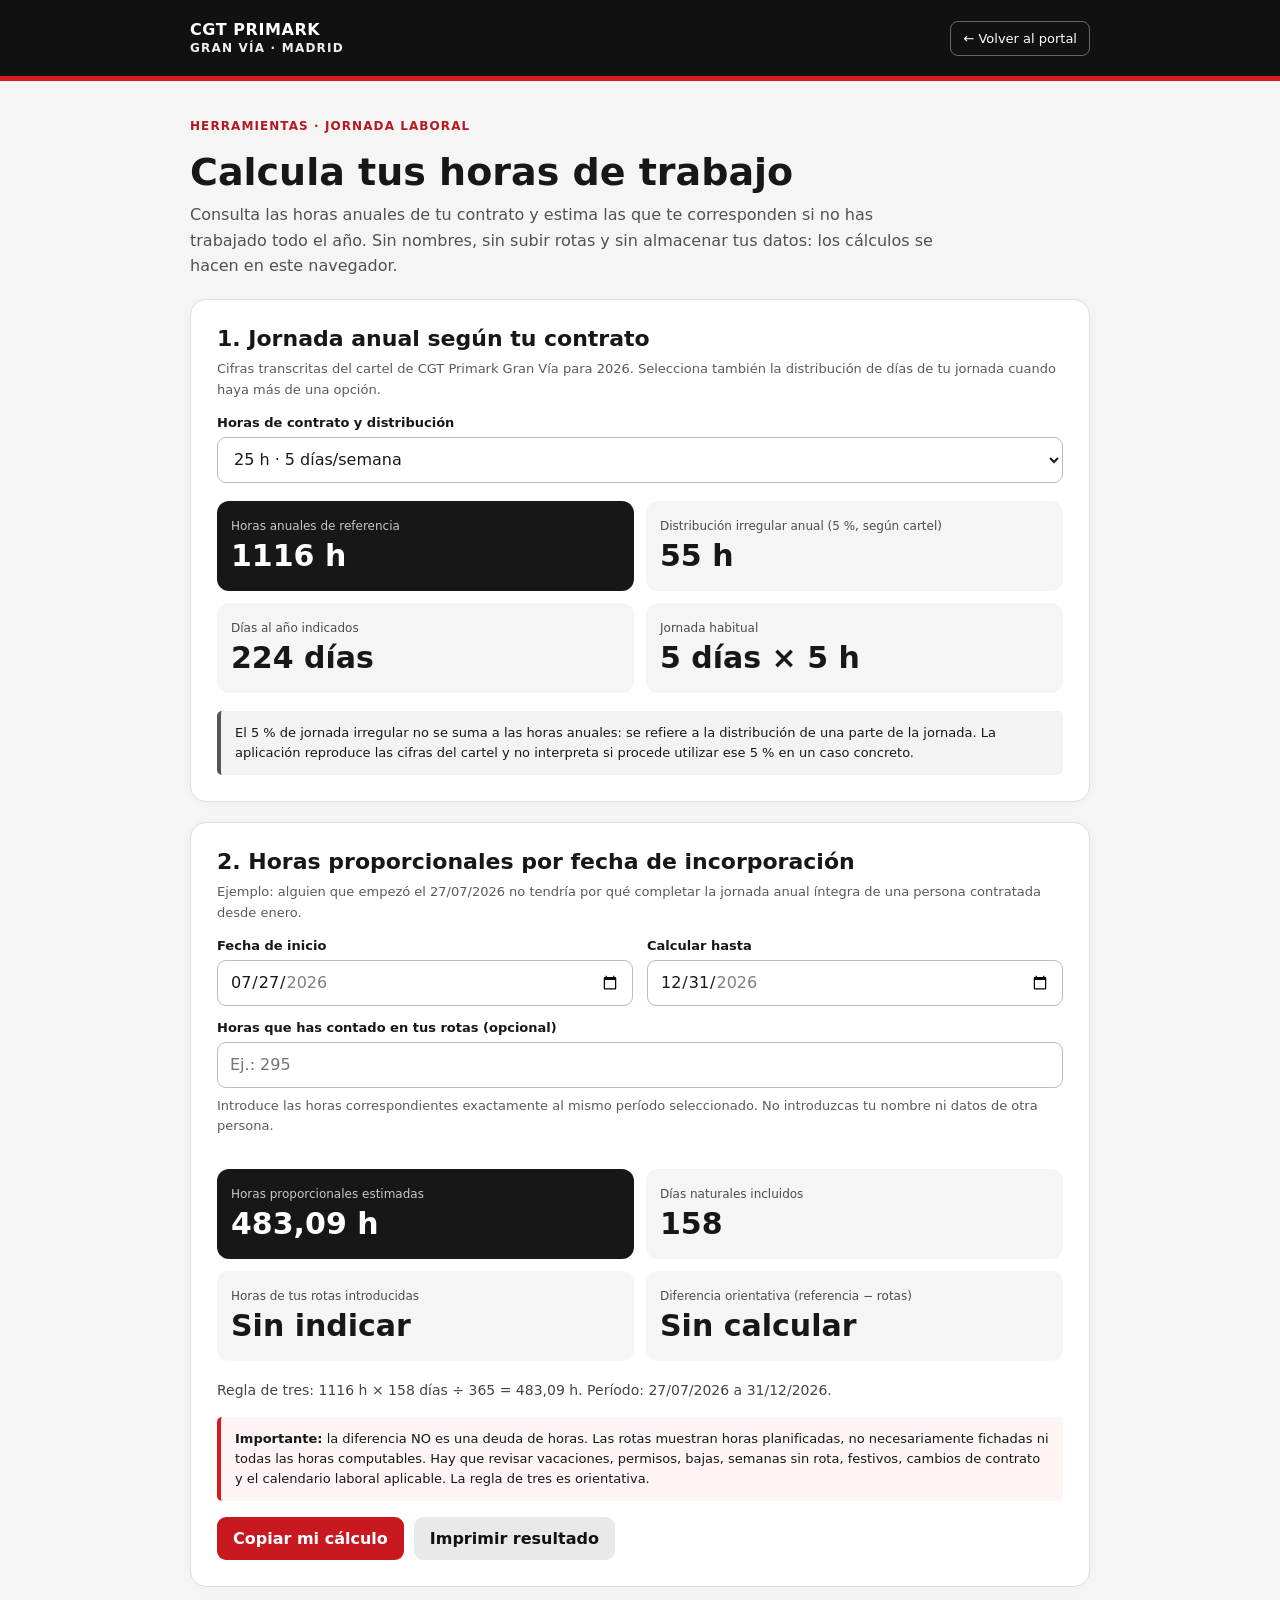
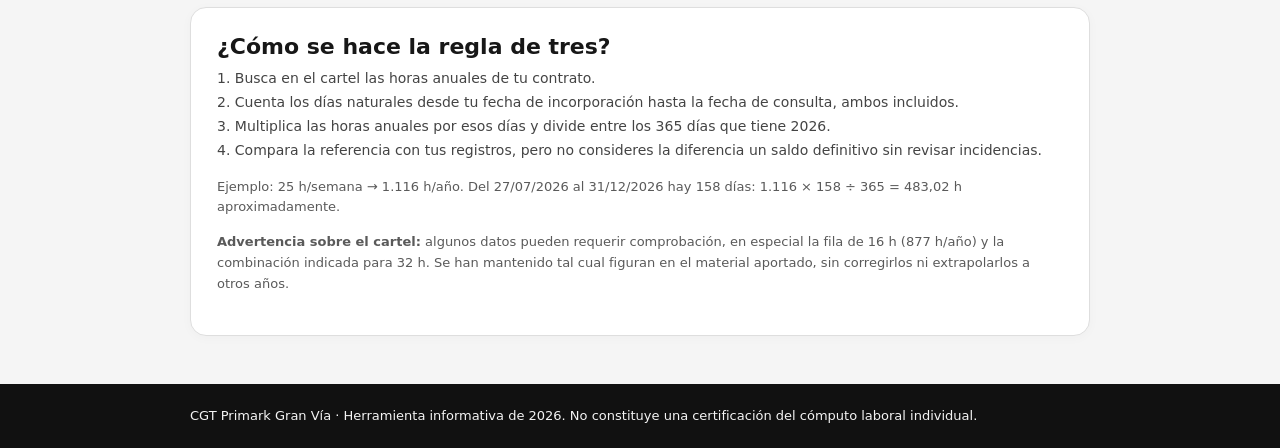
<file: calculadora-jornada.html>
<!doctype html>
<html lang="es">
<head>
<meta charset="utf-8"><meta name="viewport" content="width=device-width, initial-scale=1">
<meta name="theme-color" content="#111111"><title>Horas anuales y proporcionales | CGT Primark Gran Vía</title>
<style>
:root{font-family:system-ui,-apple-system,"Segoe UI",Roboto,sans-serif;color:#171717;background:#f5f5f5;font-synthesis:none}
*{box-sizing:border-box}body{margin:0}a{color:inherit}.wrap{width:min(900px,calc(100% - 32px));margin:auto}
header{background:#111;color:#fff;border-bottom:5px solid #d71920}.head{display:flex;justify-content:space-between;align-items:center;padding:20px 0;gap:12px;flex-wrap:wrap}
.brand{font-weight:900;letter-spacing:.035em;line-height:1.3}.brand small{display:block;font-size:12px;letter-spacing:.10em;color:#eee;font-weight:600}.back{font-size:13px;color:white;text-decoration:none;border:1px solid #666;padding:9px 12px;border-radius:8px}
main{padding:28px 0 48px}h1{font-size:clamp(26px,5vw,38px);line-height:1.15;margin:8px 0}h2{font-size:22px;margin:0 0 8px}p{line-height:1.6;margin:8px 0 14px}.intro{color:#515151;max-width:750px}.eyebrow{font-size:12px;font-weight:800;color:#b81920;letter-spacing:.09em;text-transform:uppercase}
.panel{background:white;border:1px solid #dedede;border-radius:16px;padding:clamp(16px,3vw,26px);margin-top:20px;box-shadow:0 2px 12px #00000007}
.grid{display:grid;grid-template-columns:repeat(2,minmax(0,1fr));gap:14px}.field{min-width:0}.field.full{grid-column:1/-1}
label{display:block;font-weight:750;font-size:13px;margin:0 0 7px}select,input{display:block;width:100%;min-width:0;height:46px;padding:10px 12px;border:1px solid #bcbcbc;border-radius:9px;background:#fff;color:#191919;font:inherit;font-size:16px}
input:focus,select:focus{outline:3px solid #f9c7c8;outline-offset:1px;border-color:#ba1921}
.note{font-size:13px;color:#5a5a5a}.results{display:grid;grid-template-columns:repeat(2,minmax(0,1fr));gap:12px;margin:18px 0}
.metric{padding:18px 14px;background:#f5f5f5;border-radius:12px;min-width:0}.metric.feature{background:#171717;color:#fff}
.metric span{display:block;font-size:12px;margin-bottom:5px;color:inherit;opacity:.76}.metric strong{font-size:clamp(23px,5vw,30px);font-variant-numeric:tabular-nums;word-break:break-word}.metric small{display:block;font-size:12px;margin-top:4px}
.alert{border-left:4px solid #d71920;background:#fff4f4;border-radius:5px;padding:12px 14px;font-size:13px;line-height:1.55}
.ok{border-left-color:#555;background:#f3f3f3}.steps{font-size:14px;line-height:1.7;color:#444}
.btn{border:0;background:#c81920;color:#fff;border-radius:9px;padding:12px 16px;font:inherit;font-weight:750;cursor:pointer}
.btn:focus-visible{outline:3px solid #111;outline-offset:3px}.btn:hover{background:#a61219}
.actions{display:flex;flex-wrap:wrap;gap:10px;margin-top:16px}.subtle{background:#e9e9e9;color:#111}.subtle:hover{background:#d7d7d7}
footer{background:#111;color:#f4f4f4;font-size:13px;padding:22px 0}footer p{margin:0}
@media(max-width:520px){.grid,.results{grid-template-columns:1fr}.metric strong{font-size:27px}.head{align-items:flex-start}main{padding-top:22px}}
@media print{header,footer,.actions{display:none}body{background:white}.panel{box-shadow:none;break-inside:avoid}main{padding:0}.wrap{width:100%}}
</style>
</head>
<body>
<header><div class="wrap head"><div class="brand">CGT PRIMARK <small>GRAN VÍA · MADRID</small></div><a class="back" href="./index.html">← Volver al portal</a></div></header>
<main class="wrap">
<p class="eyebrow">Herramientas · Jornada laboral</p><h1>Calcula tus horas de trabajo</h1>
<p class="intro">Consulta las horas anuales de tu contrato y estima las que te corresponden si no has trabajado todo el año. Sin nombres, sin subir rotas y sin almacenar tus datos: los cálculos se hacen en este navegador.</p>
<section class="panel" aria-labelledby="title1"><h2 id="title1">1. Jornada anual según tu contrato</h2>
<p class="note">Cifras transcritas del cartel de CGT Primark Gran Vía para 2026. Selecciona también la distribución de días de tu jornada cuando haya más de una opción.</p>
<div class="grid"><div class="field full"><label for="contract">Horas de contrato y distribución</label><select id="contract"></select></div></div>
<div class="results" aria-live="polite">
<div class="metric feature"><span>Horas anuales de referencia</span><strong id="annual">—</strong></div>
<div class="metric"><span>Distribución irregular anual (5 %, según cartel)</span><strong id="irregular">—</strong></div>
<div class="metric"><span>Días al año indicados</span><strong id="daysYear">—</strong></div>
<div class="metric"><span>Jornada habitual</span><strong id="pattern">—</strong></div>
</div>
<div class="alert ok">El 5 % de jornada irregular no se suma a las horas anuales: se refiere a la distribución de una parte de la jornada. La aplicación reproduce las cifras del cartel y no interpreta si procede utilizar ese 5 % en un caso concreto.</div>
</section>
<section class="panel" aria-labelledby="title2"><h2 id="title2">2. Horas proporcionales por fecha de incorporación</h2>
<p class="note">Ejemplo: alguien que empezó el 27/07/2026 no tendría por qué completar la jornada anual íntegra de una persona contratada desde enero.</p>
<div class="grid">
<div class="field"><label for="start">Fecha de inicio</label><input type="date" id="start" min="2026-01-01" max="2026-12-31" value="2026-07-27"></div>
<div class="field"><label for="end">Calcular hasta</label><input type="date" id="end" min="2026-01-01" max="2026-12-31" value="2026-12-31"></div>
<div class="field full"><label for="logged">Horas que has contado en tus rotas (opcional)</label><input id="logged" type="number" min="0" max="3000" step="0.01" inputmode="decimal" placeholder="Ej.: 295"><p class="note">Introduce las horas correspondientes exactamente al mismo período seleccionado. No introduzcas tu nombre ni datos de otra persona.</p></div>
</div>
<div id="validation" role="alert" class="alert" hidden></div>
<div class="results" id="proportionalResults" aria-live="polite">
<div class="metric feature"><span>Horas proporcionales estimadas</span><strong id="proportional">—</strong></div>
<div class="metric"><span>Días naturales incluidos</span><strong id="periodDays">—</strong></div>
<div class="metric"><span>Horas de tus rotas introducidas</span><strong id="shownLogged">—</strong></div>
<div class="metric"><span>Diferencia orientativa (referencia − rotas)</span><strong id="difference">—</strong></div>
</div>
<p id="method" class="steps" aria-live="polite"></p>
<div class="alert"><strong>Importante:</strong> la diferencia NO es una deuda de horas. Las rotas muestran horas planificadas, no necesariamente fichadas ni todas las horas computables. Hay que revisar vacaciones, permisos, bajas, semanas sin rota, festivos, cambios de contrato y el calendario laboral aplicable. La regla de tres es orientativa.</div>
<div class="actions"><button id="copy" type="button" class="btn">Copiar mi cálculo</button><button id="print" type="button" class="btn subtle">Imprimir resultado</button></div>
</section>
<section class="panel"><h2>¿Cómo se hace la regla de tres?</h2><p class="steps">1. Busca en el cartel las horas anuales de tu contrato.<br>2. Cuenta los días naturales desde tu fecha de incorporación hasta la fecha de consulta, ambos incluidos.<br>3. Multiplica las horas anuales por esos días y divide entre los 365 días que tiene 2026.<br>4. Compara la referencia con tus registros, pero no consideres la diferencia un saldo definitivo sin revisar incidencias.</p>
<p class="note">Ejemplo: 25 h/semana → 1.116 h/año. Del 27/07/2026 al 31/12/2026 hay 158 días: 1.116 × 158 ÷ 365 = 483,02 h aproximadamente.</p>
<p class="note"><strong>Advertencia sobre el cartel:</strong> algunos datos pueden requerir comprobación, en especial la fila de 16 h (877 h/año) y la combinación indicada para 32 h. Se han mantenido tal cual figuran en el material aportado, sin corregirlos ni extrapolarlos a otros años.</p>
</section>
</main>
<footer><div class="wrap"><p>CGT Primark Gran Vía · Herramienta informativa de 2026. No constituye una certificación del cómputo laboral individual.</p></div></footer>
<script>
"use strict";
const rows=[
["39,5 h · 5 días/semana",1765,88,224,5,8],
["35 h · 5 días/semana",1563,78,224,5,7],
["32 h · 5 días/semana (según cartel)",1429,71,179,5,6.5],
["30 h · 5 días/semana",1340,67,224,5,6],
["25 h · 5 días/semana",1116,55,224,5,5],
["24 h · 4 días/semana",1071,53,179,4,6],
["20 h · 5 días/semana",893,44,224,5,4],
["20 h · 4 días/semana",893,44,179,4,5],
["18 h · 3 días/semana",803,40,110,3,6],
["16 h · 2 días/semana (revisar cartel)",877,43,110,2,8],
["12 h · 2 días/semana",536,26,90,2,6],
["12 h · 3 días/semana",536,26,134,3,4]
];
const $=id=>document.getElementById(id);
const fmt=x=>Number(x).toLocaleString("es-ES",{minimumFractionDigits:0,maximumFractionDigits:2});
const fmt2=x=>Number(x).toLocaleString("es-ES",{minimumFractionDigits:2,maximumFractionDigits:2});
rows.forEach((row,i)=>{const o=document.createElement("option");o.value=String(i);o.textContent=row[0];$("contract").append(o)});
$("contract").value="4";
let copyText="";
function calc(){
 const row=rows[Number($("contract").value)];
 const [label,annual,irregular,yearDays,weekDays,daily]=row;
 $("annual").textContent=fmt(annual)+" h";
 $("irregular").textContent=fmt(irregular)+" h";
 $("daysYear").textContent=String(yearDays)+" días";
 $("pattern").textContent=weekDays+" días × "+fmt(daily)+" h";
 const start=$("start").value,end=$("end").value;
 const good=/^2026-\d\d-\d\d$/;
 const a=good.test(start)?Date.parse(start+"T00:00:00Z"):NaN;
 const b=good.test(end)?Date.parse(end+"T00:00:00Z"):NaN;
 const loggedRaw=$("logged").value.trim();
 const logged=loggedRaw===""?null:Number(loggedRaw);
 const invalid=!Number.isFinite(a)||!Number.isFinite(b)||b<a||a<Date.parse("2026-01-01T00:00:00Z")||b>Date.parse("2026-12-31T00:00:00Z")||(logged!==null&&(!Number.isFinite(logged)||logged<0||logged>3000));
 $("validation").hidden=!invalid;$("validation").textContent=invalid?"Revisa las fechas y las horas introducidas: deben estar dentro de 2026, el final no puede ser anterior al inicio y las horas no pueden ser negativas.":"";
 $("proportionalResults").hidden=invalid;
 $("copy").disabled=invalid;
 if(invalid){$("method").textContent="";copyText="";return;}
 const days=Math.round((b-a)/86400000)+1;
 const prop=annual*days/365;
 const diff=logged===null?null:prop-logged;
 $("proportional").textContent=fmt2(prop)+" h";
 $("periodDays").textContent=String(days);
 $("shownLogged").textContent=logged===null?"Sin indicar":fmt2(logged)+" h";
 $("difference").textContent=diff===null?"Sin calcular":(diff>0?"+":"")+fmt2(diff)+" h";
 $("method").textContent="Regla de tres: "+fmt(annual)+" h × "+days+" días ÷ 365 = "+fmt2(prop)+" h. Período: "+start.split("-").reverse().join("/")+" a "+end.split("-").reverse().join("/")+".";
 copyText="CGT Primark Gran Vía · Simulación de jornada 2026\nContrato: "+label+"\nHoras anuales del cartel: "+annual+" h\nPeríodo: "+start+" a "+end+" ("+days+" días)\nReferencia proporcional: "+fmt2(prop)+" h\nHoras introducidas: "+(logged===null?"no indicadas":fmt2(logged)+" h")+"\nDiferencia orientativa: "+(diff===null?"no calculada":fmt2(diff)+" h")+"\nNo constituye una deuda o saldo laboral definitivo.";
}
["contract","start","end","logged"].forEach(id=>$(id).addEventListener("input",calc));
$("copy").addEventListener("click",async()=>{if(!copyText)return;try{await navigator.clipboard.writeText(copyText);$("copy").textContent="Copiado";setTimeout(()=>$("copy").textContent="Copiar mi cálculo",1800)}catch{window.prompt("Copia el resultado:",copyText)}});
$("print").addEventListener("click",()=>window.print());
calc();
</script>
</body></html>
</file>
